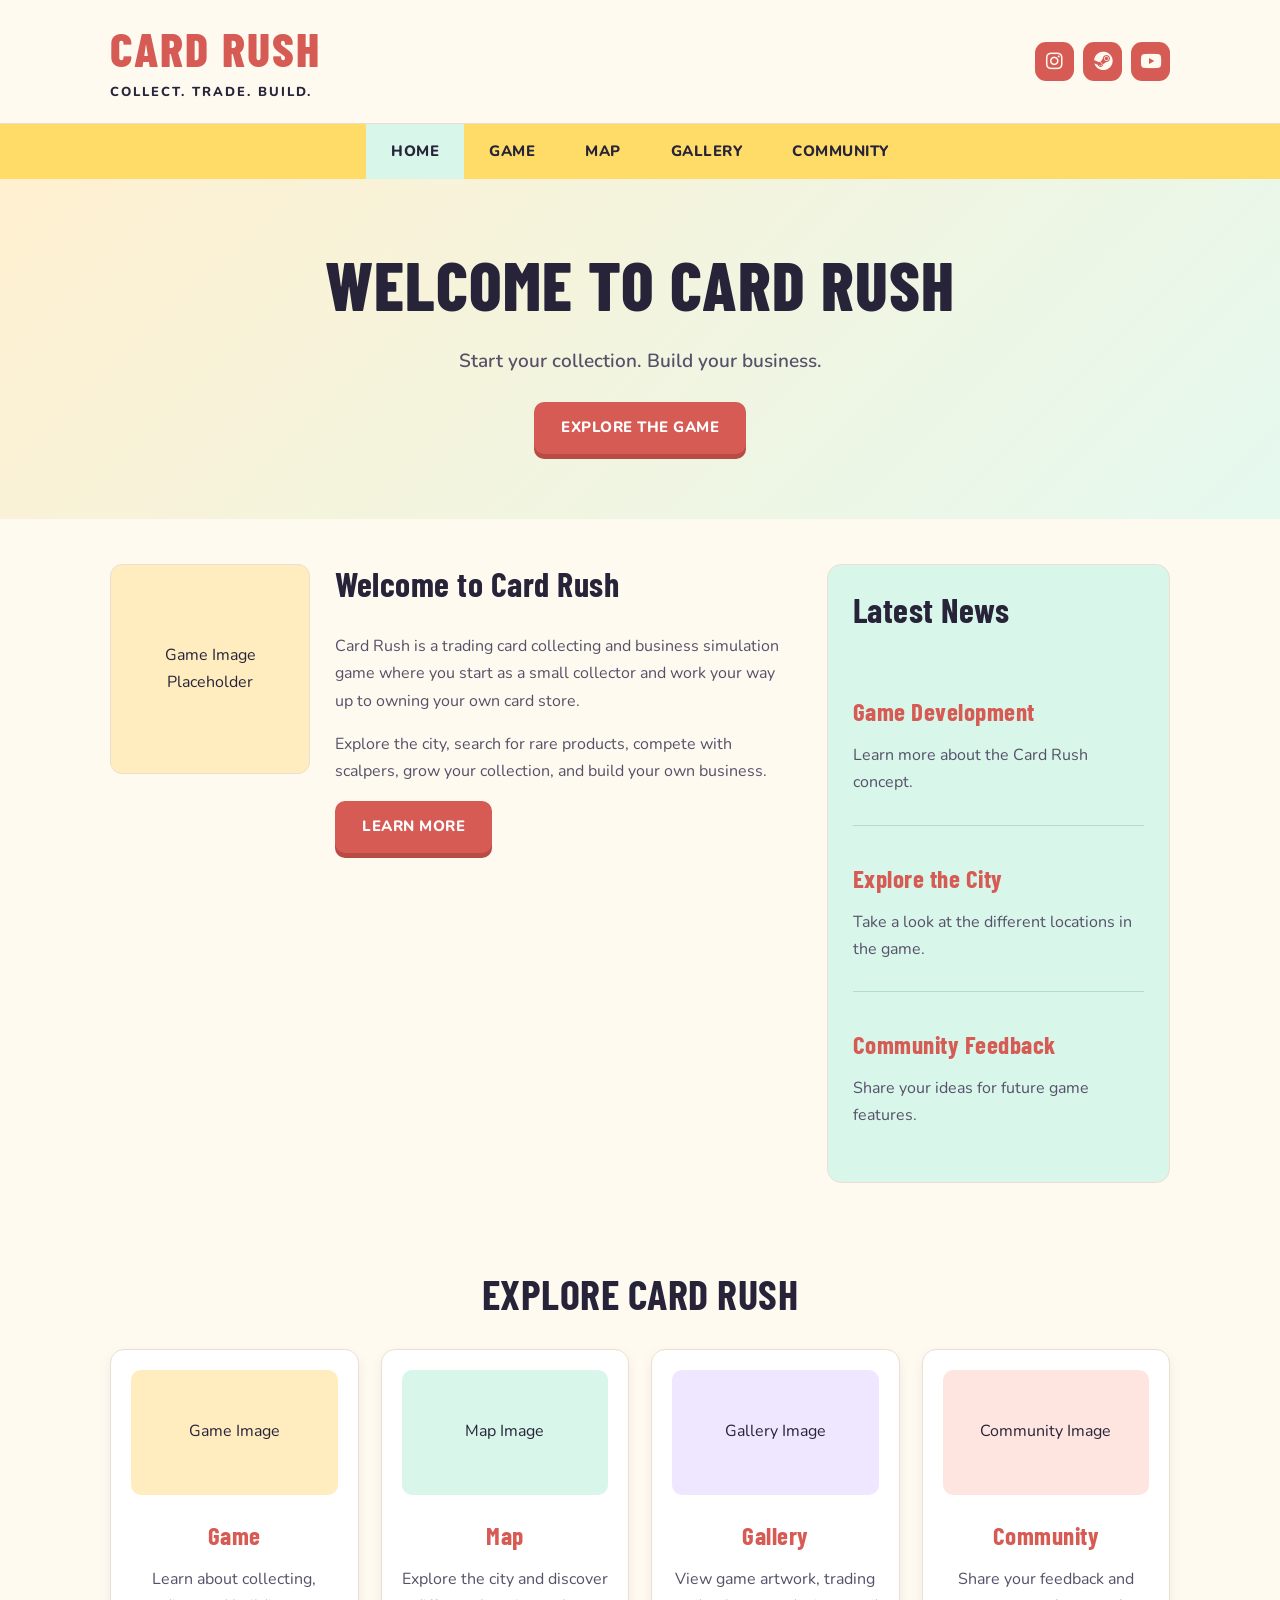
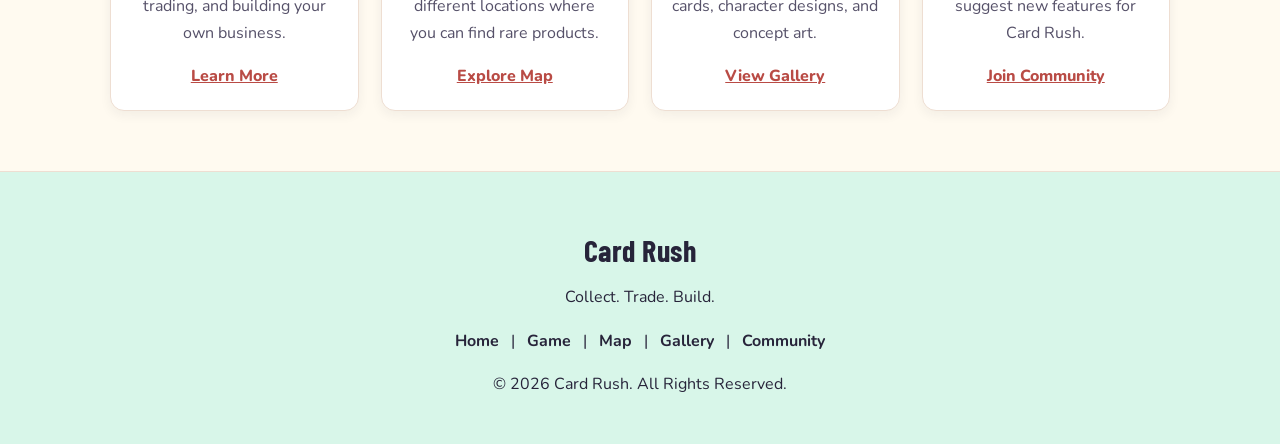
<file: index.html>
<!DOCTYPE html>
<html lang="en">

<head>
    <meta charset="UTF-8">
    <meta name="viewport" content="width=device-width, initial-scale=1.0">

    <meta name="description"
        content="Card Rush is a trading card collecting and business simulation game. Explore the city, collect cards, and build your own card store.">

    <title>Card Rush | Home</title>

    <!-- MAIN CSS FILE -->
    <link rel="stylesheet" href="style.css">

    <!-- FONT AWESOME SOCIAL MEDIA ICONS -->
    <link rel="stylesheet" href="https://cdnjs.cloudflare.com/ajax/libs/font-awesome/6.7.2/css/all.min.css">
</head>

<body>

    <!-- =====================================
         HEADER
         ===================================== -->

    <header>
        <div class="container header-content">

            <!-- WEBSITE LOGO -->
            <div class="logo">
                <h1>Card Rush</h1>
                <p>Collect. Trade. Build.</p>
            </div>

            <!-- SOCIAL MEDIA BUTTONS -->
            <div class="social-links">

                <!-- INSTAGRAM -->
                <a href="https://www.instagram.com/" target="_blank" rel="noopener noreferrer" aria-label="Instagram"
                    title="Instagram">
                    <i class="fa-brands fa-instagram" aria-hidden="true"></i>
                </a>

                <!-- STEAM -->
                <a href="https://store.steampowered.com/" target="_blank" rel="noopener noreferrer" aria-label="Steam"
                    title="Steam">
                    <i class="fa-brands fa-steam" aria-hidden="true"></i>
                </a>

                <!-- YOUTUBE -->
                <a href="https://www.youtube.com/" target="_blank" rel="noopener noreferrer" aria-label="YouTube"
                    title="YouTube">
                    <i class="fa-brands fa-youtube" aria-hidden="true"></i>
                </a>

            </div>

        </div>
    </header>


    <!-- =====================================
         NAVIGATION BAR
         ===================================== -->

    <nav>
        <ul>
            <li>
                <a href="index.html" class="active">
                    Home
                </a>
            </li>

            <li>
                <a href="game.html">
                    Game
                </a>
            </li>

            <li>
                <a href="map.html">
                    Map
                </a>
            </li>

            <li>
                <a href="gallery.html">
                    Gallery
                </a>
            </li>

            <li>
                <a href="community.html">
                    Community
                </a>
            </li>
        </ul>
    </nav>


    <!-- =====================================
         HERO BANNER
         ===================================== -->

    <section class="hero">
        <div>

            <h2>Welcome to Card Rush</h2>

            <p>
                Start your collection.
                Build your business.
            </p>

            <a href="game.html" class="button">
                Explore the Game
            </a>

        </div>
    </section>


    <!-- =====================================
         MAIN CONTENT
         ===================================== -->

    <main class="container main-content">

        <!-- WELCOME SECTION -->
        <section class="welcome">

            <!-- GAME IMAGE -->
            <div class="game-image">
                Game Image Placeholder
            </div>

            <!-- GAME DESCRIPTION -->
            <div>

                <h2>Welcome to Card Rush</h2>

                <p>
                    Card Rush is a trading card collecting
                    and business simulation game where you
                    start as a small collector and work
                    your way up to owning your own
                    card store.
                </p>

                <p>
                    Explore the city, search for rare
                    products, compete with scalpers,
                    grow your collection, and build
                    your own business.
                </p>

                <a href="game.html" class="button">
                    Learn More
                </a>

            </div>

        </section>


        <!-- =====================================
             LATEST NEWS
             ===================================== -->

        <aside class="news">

            <h2>Latest News</h2>

            <!-- NEWS ITEM 1 -->
            <div class="news-item">
                <h3>Game Development</h3>

                <p>
                    Learn more about the
                    Card Rush concept.
                </p>
            </div>

            <!-- NEWS ITEM 2 -->
            <div class="news-item">
                <h3>Explore the City</h3>

                <p>
                    Take a look at the different
                    locations in the game.
                </p>
            </div>

            <!-- NEWS ITEM 3 -->
            <div class="news-item">
                <h3>Community Feedback</h3>

                <p>
                    Share your ideas for
                    future game features.
                </p>
            </div>

        </aside>

    </main>


    <!-- =====================================
         FEATURE CARDS
         ===================================== -->

    <section class="container features">

        <h2>Explore Card Rush</h2>

        <div class="feature-grid">

            <!-- GAME CARD -->
            <article class="feature-card">

                <div class="feature-image">
                    Game Image
                </div>

                <h3>Game</h3>

                <p>
                    Learn about collecting,
                    trading, and building
                    your own business.
                </p>

                <a href="game.html">
                    Learn More
                </a>

            </article>


            <!-- MAP CARD -->
            <article class="feature-card">

                <div class="feature-image">
                    Map Image
                </div>

                <h3>Map</h3>

                <p>
                    Explore the city and discover
                    different locations where
                    you can find rare products.
                </p>

                <a href="map.html">
                    Explore Map
                </a>

            </article>


            <!-- GALLERY CARD -->
            <article class="feature-card">

                <div class="feature-image">
                    Gallery Image
                </div>

                <h3>Gallery</h3>

                <p>
                    View game artwork,
                    trading cards, character
                    designs, and concept art.
                </p>

                <a href="gallery.html">
                    View Gallery
                </a>

            </article>


            <!-- COMMUNITY CARD -->
            <article class="feature-card">

                <div class="feature-image">
                    Community Image
                </div>

                <h3>Community</h3>

                <p>
                    Share your feedback and
                    suggest new features
                    for Card Rush.
                </p>

                <a href="community.html">
                    Join Community
                </a>

            </article>

        </div>

    </section>


    <!-- =====================================
         FOOTER
         ===================================== -->

    <footer>

        <div class="container">

            <h3>Card Rush</h3>

            <p>
                Collect. Trade. Build.
            </p>

            <!-- FOOTER NAVIGATION -->
            <p>
                <a href="index.html">Home</a> |

                <a href="game.html">Game</a> |

                <a href="map.html">Map</a> |

                <a href="gallery.html">Gallery</a> |

                <a href="community.html">Community</a>
            </p>

            <!-- COPYRIGHT -->
            <p>
                &copy; 2026 Card Rush.
                All Rights Reserved.
            </p>

        </div>

    </footer>

</body>

</html>
</file>
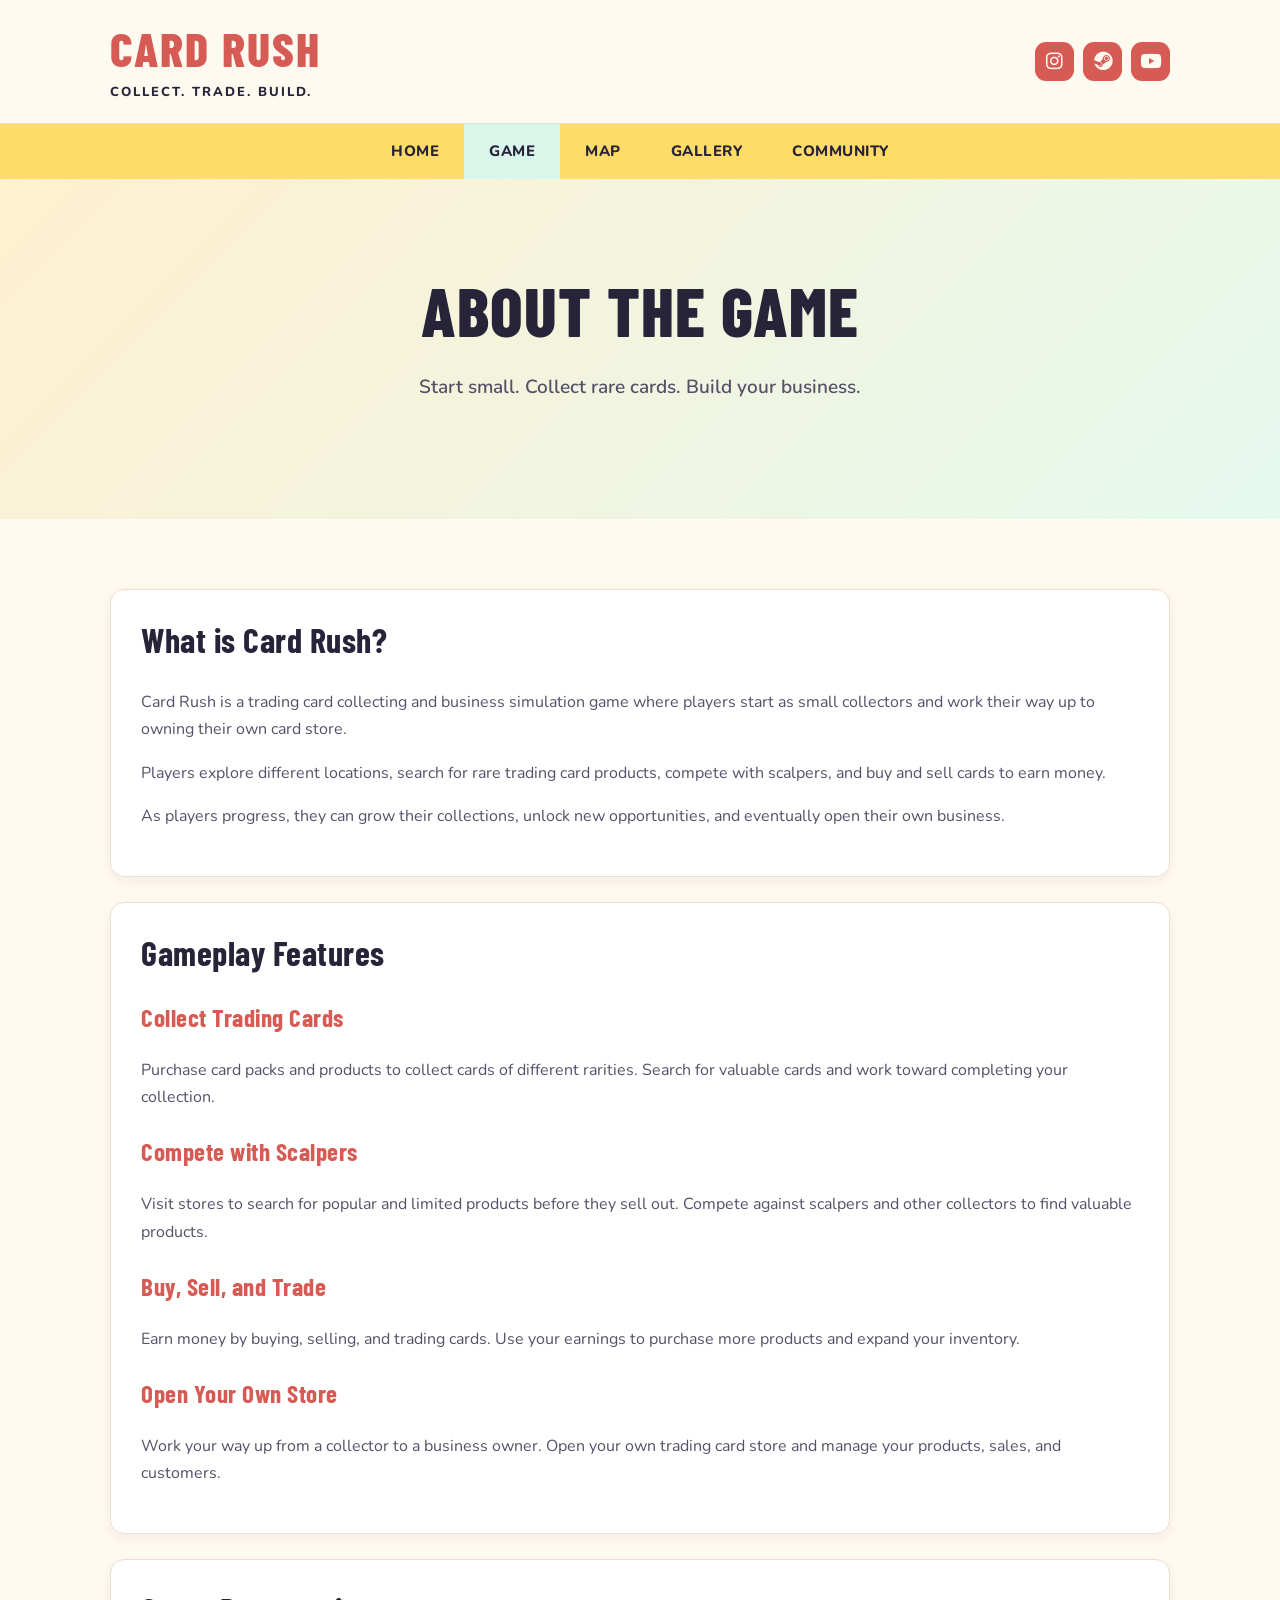
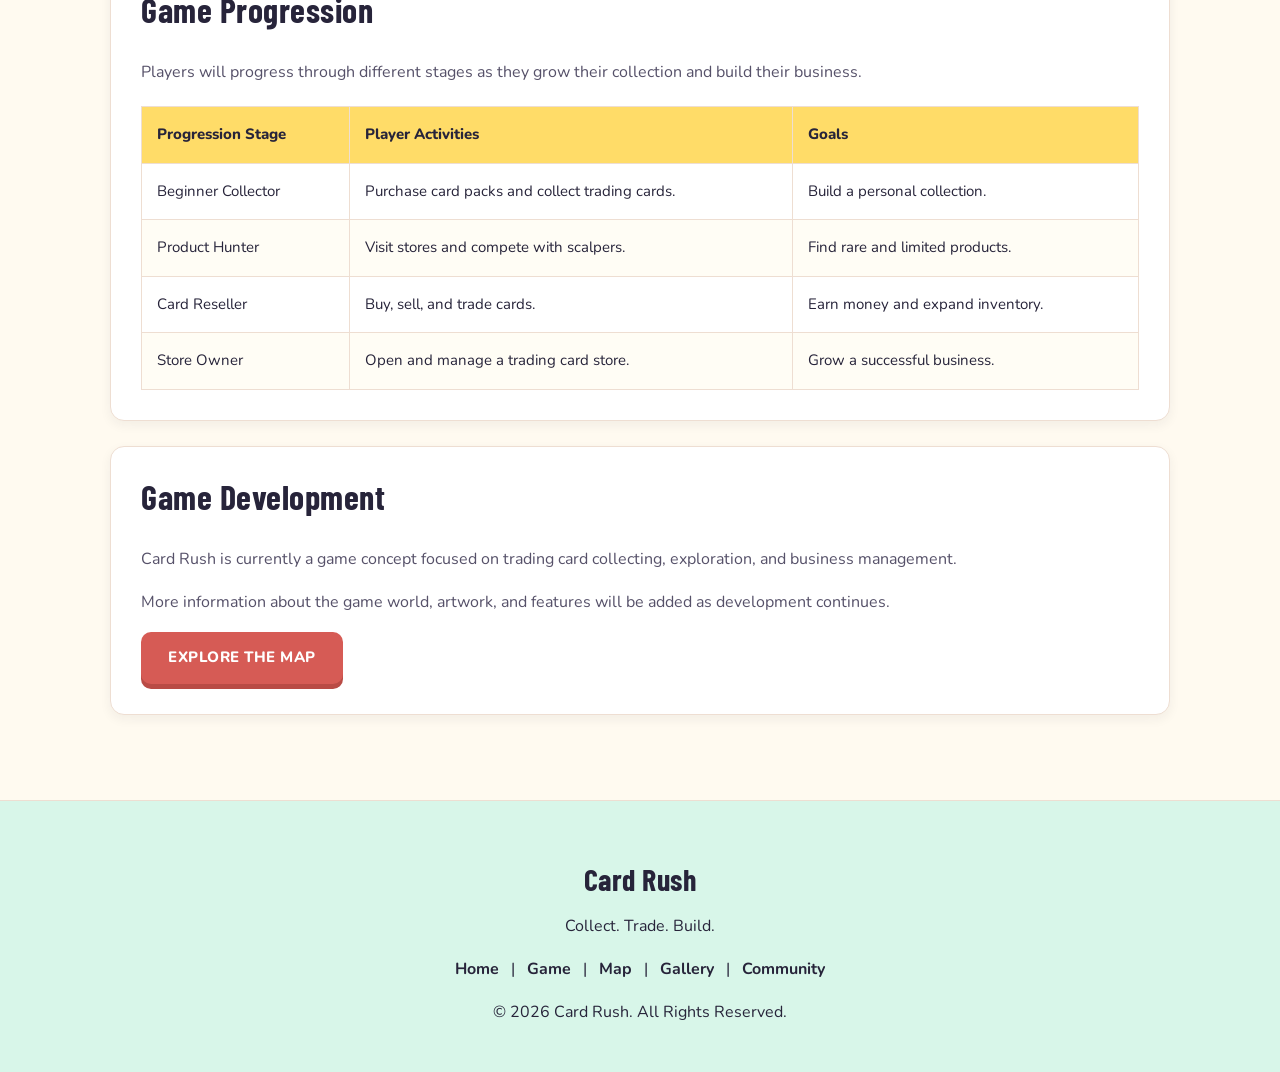
<file: game.html>
<!DOCTYPE html>
<html lang="en">

<head>
    <meta charset="UTF-8">
    <meta name="viewport" content="width=device-width, initial-scale=1.0">

    <meta name="description"
        content="Learn about Card Rush gameplay, collecting cards, trading, and building your own card store.">

    <title>Card Rush | Game</title>

    <!-- MAIN CSS -->
    <link rel="stylesheet" href="style.css">

    <!-- SOCIAL MEDIA ICONS -->
    <link rel="stylesheet" href="https://cdnjs.cloudflare.com/ajax/libs/font-awesome/6.7.2/css/all.min.css">
</head>

<body>

    <!-- HEADER -->
    <header>
        <div class="container header-content">

            <!-- WEBSITE LOGO -->
            <div class="logo">
                <h1>Card Rush</h1>
                <p>Collect. Trade. Build.</p>
            </div>

            <!-- SOCIAL MEDIA BUTTONS -->
            <div class="social-links">

                <!-- INSTAGRAM -->
                <a href="https://www.instagram.com/" target="_blank" rel="noopener noreferrer" aria-label="Instagram"
                    title="Instagram">
                    <i class="fa-brands fa-instagram" aria-hidden="true"></i>
                </a>

                <!-- STEAM -->
                <a href="https://store.steampowered.com/" target="_blank" rel="noopener noreferrer" aria-label="Steam"
                    title="Steam">
                    <i class="fa-brands fa-steam" aria-hidden="true"></i>
                </a>

                <!-- YOUTUBE -->
                <a href="https://www.youtube.com/" target="_blank" rel="noopener noreferrer" aria-label="YouTube"
                    title="YouTube">
                    <i class="fa-brands fa-youtube" aria-hidden="true"></i>
                </a>

            </div>
        </div>
    </header>

    <!-- NAVIGATION -->
    <nav>
        <ul>
            <li>
                <a href="index.html">Home</a>
            </li>

            <li>
                <a href="game.html" class="active">Game</a>
            </li>

            <li>
                <a href="map.html">Map</a>
            </li>

            <li>
                <a href="gallery.html">Gallery</a>
            </li>

            <li>
                <a href="community.html">Community</a>
            </li>
        </ul>
    </nav>

    <!-- GAME BANNER -->
    <section class="hero">
        <div>
            <h2>About the Game</h2>

            <p>
                Start small. Collect rare cards.
                Build your business.
            </p>
        </div>
    </section>

    <!-- MAIN CONTENT -->
    <main class="container page-content">

        <!-- GAME INTRODUCTION -->
        <section class="info-section">
            <h2>What is Card Rush?</h2>

            <p>
                Card Rush is a trading card collecting
                and business simulation game where players
                start as small collectors and work their
                way up to owning their own card store.
            </p>

            <p>
                Players explore different locations,
                search for rare trading card products,
                compete with scalpers, and buy and sell
                cards to earn money.
            </p>

            <p>
                As players progress, they can grow their
                collections, unlock new opportunities,
                and eventually open their own business.
            </p>
        </section>

        <!-- GAMEPLAY FEATURES -->
        <section class="info-section">

            <h2>Gameplay Features</h2>

            <h3>Collect Trading Cards</h3>
            <p>
                Purchase card packs and products to
                collect cards of different rarities.
                Search for valuable cards and work
                toward completing your collection.
            </p>

            <h3>Compete with Scalpers</h3>
            <p>
                Visit stores to search for popular
                and limited products before they
                sell out. Compete against scalpers
                and other collectors to find
                valuable products.
            </p>

            <h3>Buy, Sell, and Trade</h3>
            <p>
                Earn money by buying, selling, and
                trading cards. Use your earnings
                to purchase more products and
                expand your inventory.
            </p>

            <h3>Open Your Own Store</h3>
            <p>
                Work your way up from a collector
                to a business owner. Open your own
                trading card store and manage
                your products, sales, and customers.
            </p>

        </section>

        <!-- GAME PROGRESSION TABLE -->
        <section class="info-section">

            <h2>Game Progression</h2>

            <p>
                Players will progress through different
                stages as they grow their collection
                and build their business.
            </p>

            <table class="progression-table">

                <thead>
                    <tr>
                        <th scope="col">Progression Stage</th>
                        <th scope="col">Player Activities</th>
                        <th scope="col">Goals</th>
                    </tr>
                </thead>

                <tbody>

                    <tr>
                        <td>Beginner Collector</td>
                        <td>
                            Purchase card packs and
                            collect trading cards.
                        </td>
                        <td>
                            Build a personal collection.
                        </td>
                    </tr>

                    <tr>
                        <td>Product Hunter</td>
                        <td>
                            Visit stores and compete
                            with scalpers.
                        </td>
                        <td>
                            Find rare and limited products.
                        </td>
                    </tr>

                    <tr>
                        <td>Card Reseller</td>
                        <td>
                            Buy, sell, and trade cards.
                        </td>
                        <td>
                            Earn money and expand inventory.
                        </td>
                    </tr>

                    <tr>
                        <td>Store Owner</td>
                        <td>
                            Open and manage a trading
                            card store.
                        </td>
                        <td>
                            Grow a successful business.
                        </td>
                    </tr>

                </tbody>

            </table>
        </section>

        <!-- GAME DEVELOPMENT -->
        <section class="info-section">

            <h2>Game Development</h2>

            <p>
                Card Rush is currently a game concept
                focused on trading card collecting,
                exploration, and business management.
            </p>

            <p>
                More information about the game world,
                artwork, and features will be added
                as development continues.
            </p>

            <a href="map.html" class="button">
                Explore the Map
            </a>

        </section>

    </main>

    <!-- FOOTER -->
    <footer>
        <div class="container">

            <h3>Card Rush</h3>

            <p>Collect. Trade. Build.</p>

            <!-- FOOTER NAVIGATION -->
            <p>
                <a href="index.html">Home</a> |
                <a href="game.html">Game</a> |
                <a href="map.html">Map</a> |
                <a href="gallery.html">Gallery</a> |
                <a href="community.html">Community</a>
            </p>

            <p>
                &copy; 2026 Card Rush.
                All Rights Reserved.
            </p>

        </div>
    </footer>

</body>

</html>
</file>
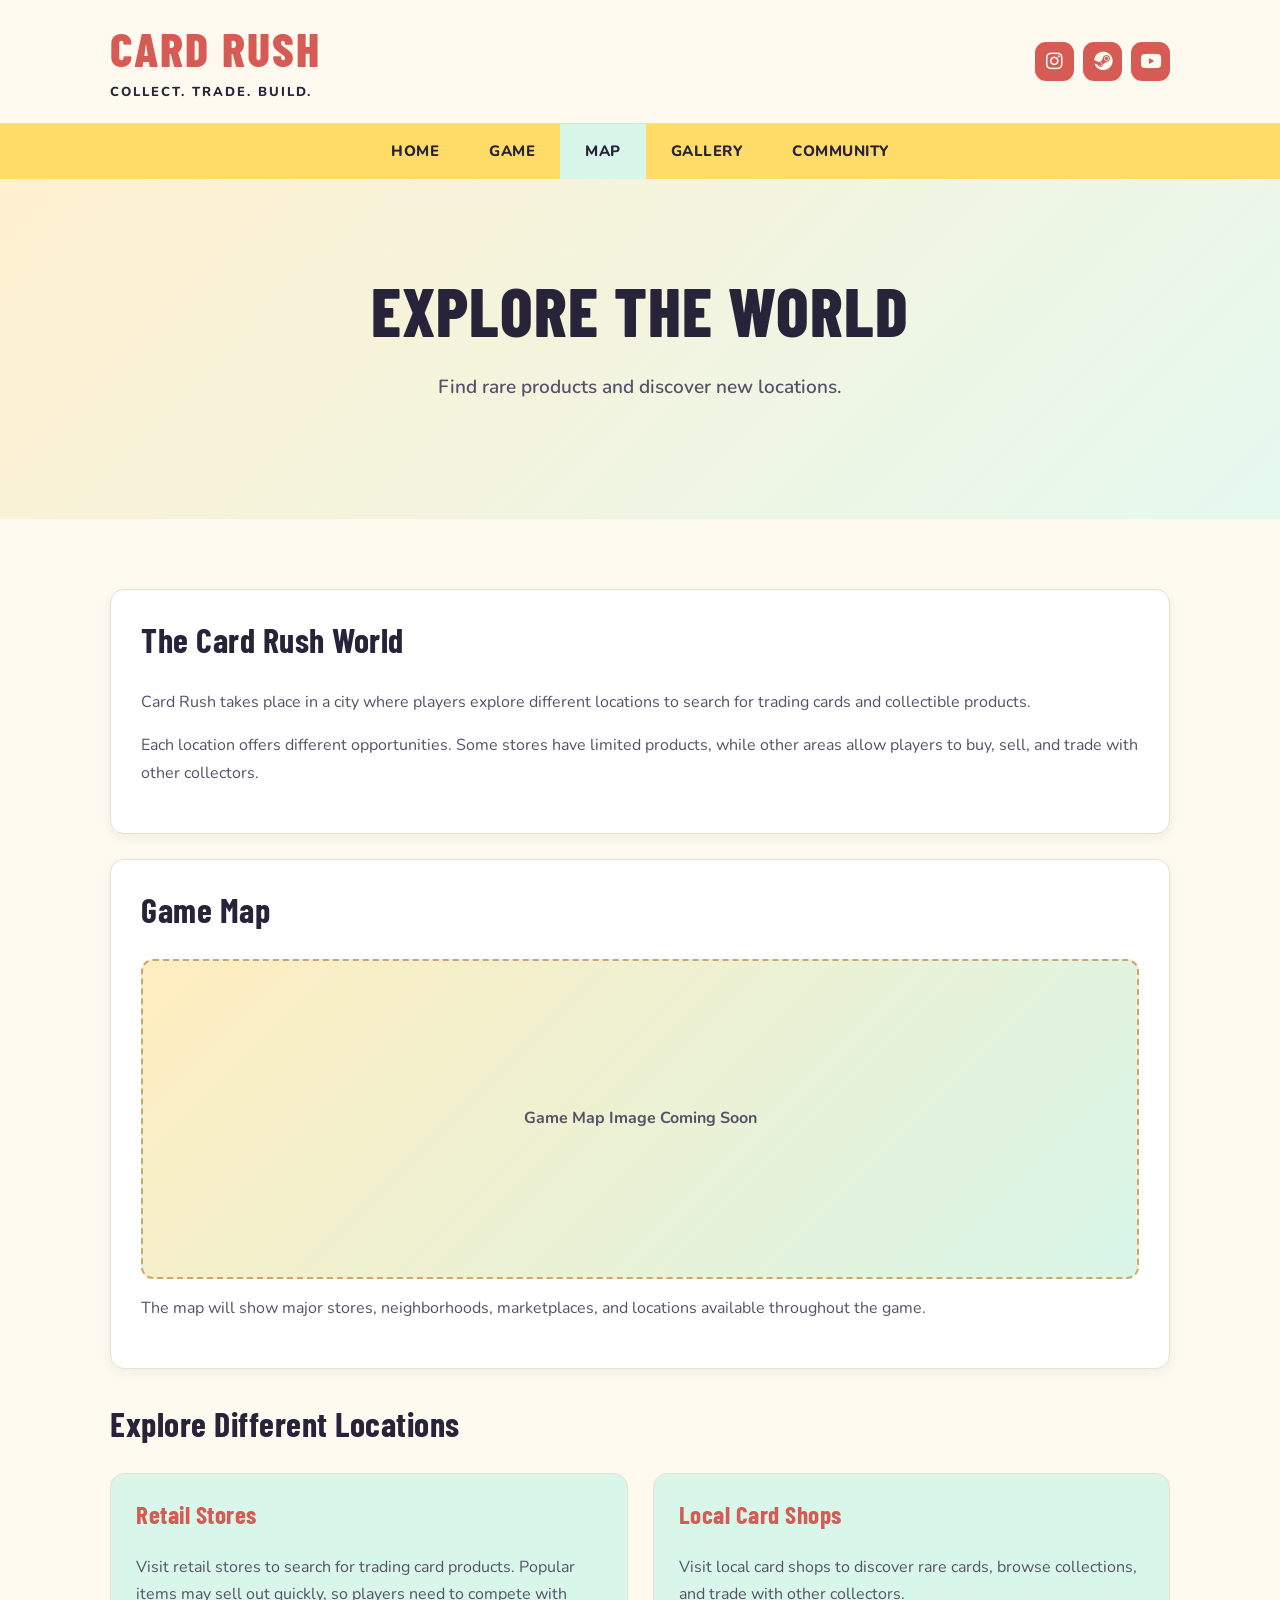
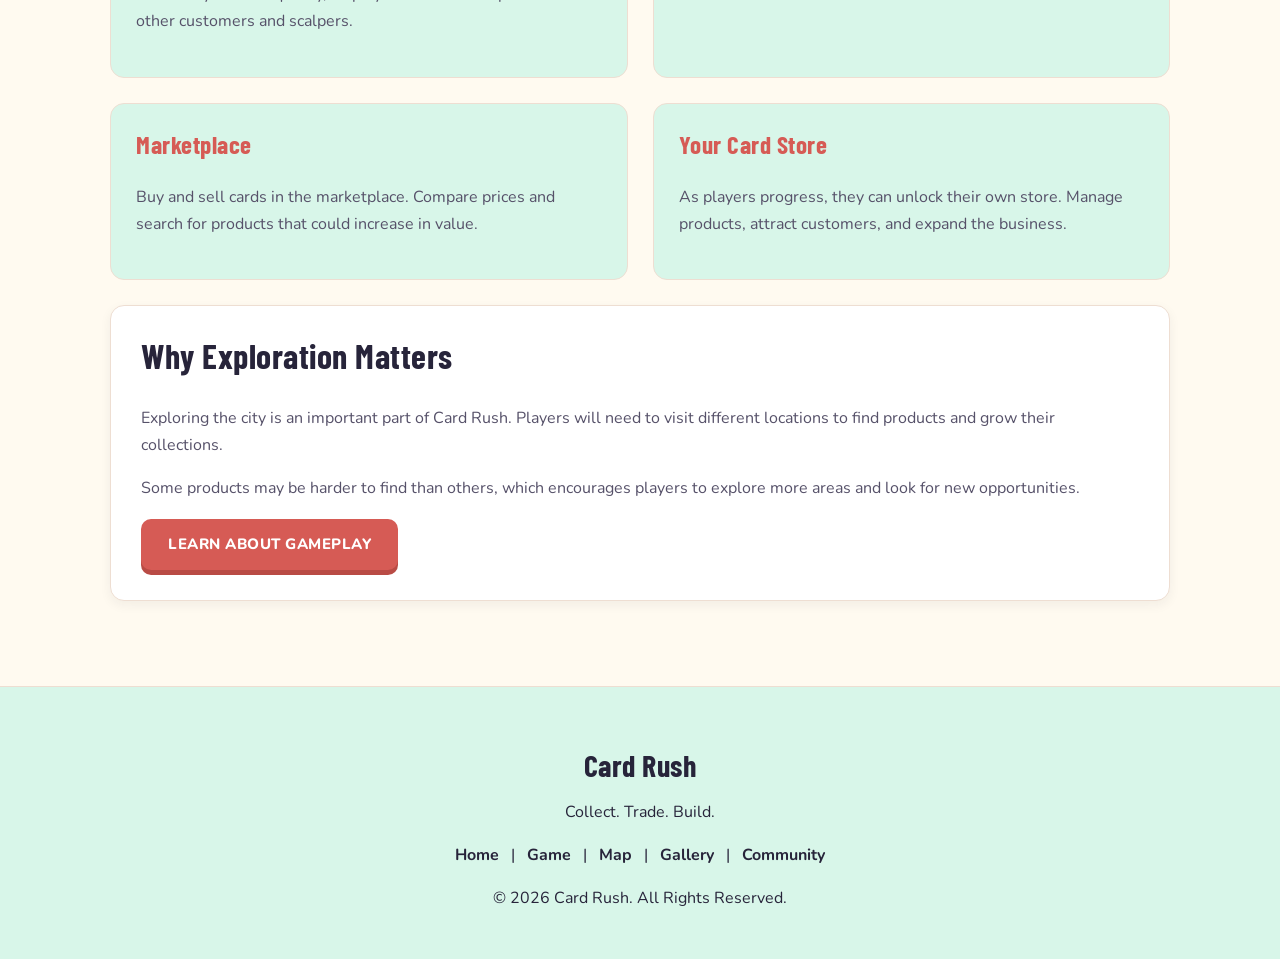
<file: map.html>
<!DOCTYPE html>
<html lang="en">

<head>
    <meta charset="UTF-8">
    <meta name="viewport" content="width=device-width, initial-scale=1.0">

    <meta name="description"
        content="Explore the Card Rush game world, card shops, marketplaces, and collectible trading card locations.">

    <title>Card Rush | Map</title>

    <!-- MAIN CSS -->
    <link rel="stylesheet" href="style.css">

    <!-- SOCIAL MEDIA ICONS -->
    <link rel="stylesheet" href="https://cdnjs.cloudflare.com/ajax/libs/font-awesome/6.7.2/css/all.min.css">
</head>

<body>

    <!-- HEADER -->
    <header>
        <div class="container header-content">

            <!-- WEBSITE LOGO -->
            <div class="logo">
                <h1>Card Rush</h1>
                <p>Collect. Trade. Build.</p>
            </div>

            <!-- SOCIAL MEDIA BUTTONS -->
            <div class="social-links">

                <!-- INSTAGRAM -->
                <a href="https://www.instagram.com/" target="_blank" rel="noopener noreferrer" aria-label="Instagram"
                    title="Instagram">
                    <i class="fa-brands fa-instagram" aria-hidden="true"></i>
                </a>

                <!-- STEAM -->
                <a href="https://store.steampowered.com/" target="_blank" rel="noopener noreferrer" aria-label="Steam"
                    title="Steam">
                    <i class="fa-brands fa-steam" aria-hidden="true"></i>
                </a>

                <!-- YOUTUBE -->
                <a href="https://www.youtube.com/" target="_blank" rel="noopener noreferrer" aria-label="YouTube"
                    title="YouTube">
                    <i class="fa-brands fa-youtube" aria-hidden="true"></i>
                </a>

            </div>

        </div>
    </header>

    <!-- NAVIGATION -->
    <nav>
        <ul>
            <li>
                <a href="index.html">Home</a>
            </li>

            <li>
                <a href="game.html">Game</a>
            </li>

            <li>
                <a href="map.html" class="active">Map</a>
            </li>

            <li>
                <a href="gallery.html">Gallery</a>
            </li>

            <li>
                <a href="community.html">Community</a>
            </li>
        </ul>
    </nav>

    <!-- MAP BANNER -->
    <section class="hero">
        <div>

            <h2>Explore the World</h2>

            <p>
                Find rare products and
                discover new locations.
            </p>

        </div>
    </section>

    <!-- MAIN CONTENT -->
    <main class="container page-content">

        <!-- MAP INTRODUCTION -->
        <section class="info-section">

            <h2>The Card Rush World</h2>

            <p>
                Card Rush takes place in a city
                where players explore different
                locations to search for trading
                cards and collectible products.
            </p>

            <p>
                Each location offers different
                opportunities. Some stores have
                limited products, while other
                areas allow players to buy,
                sell, and trade with other
                collectors.
            </p>

        </section>

        <!-- GAME MAP -->
        <section class="info-section">

            <h2>Game Map</h2>

            <div class="map-placeholder">
                Game Map Image Coming Soon
            </div>

            <p>
                The map will show major stores,
                neighborhoods, marketplaces,
                and locations available
                throughout the game.
            </p>

        </section>

        <!-- GAME LOCATIONS -->
        <section>

            <h2>Explore Different Locations</h2>

            <div class="location-grid">

                <!-- RETAIL STORES -->
                <article class="location-card">

                    <h3>Retail Stores</h3>

                    <p>
                        Visit retail stores to search
                        for trading card products.
                        Popular items may sell out
                        quickly, so players need
                        to compete with other
                        customers and scalpers.
                    </p>

                </article>

                <!-- LOCAL CARD SHOPS -->
                <article class="location-card">

                    <h3>Local Card Shops</h3>

                    <p>
                        Visit local card shops to
                        discover rare cards, browse
                        collections, and trade
                        with other collectors.
                    </p>

                </article>

                <!-- MARKETPLACE -->
                <article class="location-card">

                    <h3>Marketplace</h3>

                    <p>
                        Buy and sell cards in the
                        marketplace. Compare prices
                        and search for products
                        that could increase in value.
                    </p>

                </article>

                <!-- PLAYER CARD STORE -->
                <article class="location-card">

                    <h3>Your Card Store</h3>

                    <p>
                        As players progress, they
                        can unlock their own store.
                        Manage products, attract
                        customers, and expand
                        the business.
                    </p>

                </article>

            </div>

        </section>

        <!-- EXPLORATION INFORMATION -->
        <section class="info-section">

            <h2>Why Exploration Matters</h2>

            <p>
                Exploring the city is an important
                part of Card Rush. Players will
                need to visit different locations
                to find products and grow
                their collections.
            </p>

            <p>
                Some products may be harder
                to find than others, which
                encourages players to explore
                more areas and look for
                new opportunities.
            </p>

            <a href="game.html" class="button">
                Learn About Gameplay
            </a>

        </section>

    </main>

    <!-- FOOTER -->
    <footer>

        <div class="container">

            <h3>Card Rush</h3>

            <p>Collect. Trade. Build.</p>

            <!-- FOOTER NAVIGATION -->
            <p>
                <a href="index.html">Home</a> |
                <a href="game.html">Game</a> |
                <a href="map.html">Map</a> |
                <a href="gallery.html">Gallery</a> |
                <a href="community.html">Community</a>
            </p>

            <p>
                &copy; 2026 Card Rush.
                All Rights Reserved.
            </p>

        </div>

    </footer>

</body>

</html>
</file>
<file: style.css>
/* =====================================
   CARD RUSH WEBSITE
   COMPLETE CSS STYLESHEET
   ===================================== */

/* GOOGLE FONTS */
@import url('https://fonts.googleapis.com/css2?family=Barlow+Condensed:wght@500;600;700;800;900&family=Nunito:wght@400;500;600;700;800&display=swap');


/* =====================================
   GLOBAL COLOR VARIABLES
   ===================================== */

:root {

    /* MAIN WEBSITE COLORS */
    --text: #27243a;
    --background: #fffaf0;
    --primary: #ffdc68;
    --secondary: #d8f6e9;
    --accent: #d65b55;

    /* ORIGINAL TEXT SHADES */
    --text-50: #eae9fc;
    --text-100: #d4d2f9;
    --text-200: #a9a5f3;
    --text-300: #7e78ed;
    --text-400: #534be7;
    --text-500: #281fe0;
    --text-600: #2018b4;
    --text-700: #181287;
    --text-800: #100c5a;
    --text-900: #08062d;
    --text-950: #040316;

    /* ORIGINAL BACKGROUND SHADES */
    --background-50: #f6eff3;
    --background-100: #ecdfe8;
    --background-200: #dabed1;
    --background-300: #c79eb9;
    --background-400: #b57da2;
    --background-500: #a25d8b;
    --background-600: #824a6f;
    --background-700: #613853;
    --background-800: #412538;
    --background-900: #20131c;
    --background-950: #10090e;

    /* ORIGINAL PRIMARY SHADES */
    --primary-50: #fffae5;
    --primary-100: #fff6cc;
    --primary-200: #ffec99;
    --primary-300: #ffe366;
    --primary-400: #ffda33;
    --primary-500: #ffd000;
    --primary-600: #cca700;
    --primary-700: #997d00;
    --primary-800: #665300;
    --primary-900: #332a00;
    --primary-950: #1a1500;

    /* ORIGINAL SECONDARY SHADES */
    --secondary-50: #e6fffb;
    --secondary-100: #cdfef7;
    --secondary-200: #9afeef;
    --secondary-300: #68fde7;
    --secondary-400: #35fddf;
    --secondary-500: #03fcd7;
    --secondary-600: #02caac;
    --secondary-700: #029781;
    --secondary-800: #016556;
    --secondary-900: #01322b;
    --secondary-950: #001915;

    /* ORIGINAL ACCENT SHADES */
    --accent-50: #ffe5e5;
    --accent-100: #ffcccc;
    --accent-200: #ff9999;
    --accent-300: #ff6666;
    --accent-400: #ff3333;
    --accent-500: #ff0000;
    --accent-600: #cc0000;
    --accent-700: #990000;
    --accent-800: #660000;
    --accent-900: #330000;
    --accent-950: #1a0000;

    /* SOFT GAME COLORS */
    --soft-red: #d65b55;
    --soft-red-dark: #b94b45;
    --soft-yellow: #ffdc68;
    --soft-mint: #d8f6e9;
    --soft-cream: #fffaf0;
    --soft-dark: #27243a;
    --soft-border: #eeded2;
    --soft-gray: #565169;
}


/* =====================================
   GENERAL WEBSITE STYLING
   ===================================== */

* {
    box-sizing: border-box;
}

html {
    scroll-behavior: smooth;
}

body {
    margin: 0;
    font-family: 'Nunito', Arial, sans-serif;
    font-size: 16px;
    line-height: 1.7;
    background-color: var(--background);
    color: var(--text);
}

.container {
    max-width: 1100px;
    margin: 0 auto;
    padding: 0 20px;
}

/* HEADINGS */

h1,
h2,
h3 {
    font-family: 'Barlow Condensed', Arial, sans-serif;
    line-height: 1.2;
    letter-spacing: 0.5px;
}

h1 {
    font-size: 42px;
}

h2 {
    font-size: 34px;
}

h3 {
    font-size: 25px;
}

p {
    line-height: 1.7;
}

a {
    color: var(--soft-red-dark);
}

a:hover {
    color: var(--soft-dark);
}


/* =====================================
   HEADER
   ===================================== */

header {
    background-color: var(--soft-cream);
    padding: 20px 0;
    border-bottom: 1px solid var(--soft-border);
}

.header-content {
    display: flex;
    justify-content: space-between;
    align-items: center;
    gap: 20px;
}

.logo h1 {
    margin: 0;
    color: var(--soft-red);
    font-size: 48px;
    font-weight: 800;
    letter-spacing: 2px;
    text-transform: uppercase;
}

.logo p {
    margin: 3px 0 0;
    color: var(--soft-dark);
    font-size: 13px;
    font-weight: 800;
    letter-spacing: 2px;
    text-transform: uppercase;
}


/* =====================================
   SOCIAL MEDIA ICON BUTTONS
   ===================================== */

.social-links {
    display: flex;
    align-items: center;
    gap: 9px;
}

.social-links a {
    display: flex;
    align-items: center;
    justify-content: center;

    width: 39px;
    height: 39px;

    background-color: var(--soft-red);
    color: var(--soft-cream);

    border: none;
    border-radius: 11px;
    margin: 0;
    padding: 0;

    text-decoration: none;
    font-size: 19px;
    line-height: 1;

    transition: background-color 0.2s,
        color 0.2s,
        transform 0.2s;
}

.social-links a:hover {
    background-color: var(--soft-yellow);
    color: var(--soft-dark);
    transform: translateY(-2px);
}

.social-links a:focus-visible {
    outline: 2px solid var(--soft-dark);
    outline-offset: 3px;
}


/* =====================================
   NAVIGATION BAR
   ===================================== */

nav {
    background-color: var(--soft-yellow);
}

nav ul {
    display: flex;
    justify-content: center;
    flex-wrap: wrap;
    list-style: none;
    padding: 0;
    margin: 0;
}

nav a {
    display: block;
    padding: 15px 25px;
    color: var(--soft-dark);
    text-decoration: none;
    font-family: 'Nunito', sans-serif;
    font-size: 15px;
    font-weight: 800;
    text-transform: uppercase;
    letter-spacing: 0.5px;
    transition: background-color 0.2s;
}

nav a:hover,
nav a.active {
    background-color: var(--soft-mint);
    color: var(--soft-dark);
}


/* =====================================
   HERO BANNER
   ===================================== */

.hero {
    min-height: 340px;

    background: linear-gradient(135deg,
            #fff0d0,
            #e5f9ef);

    display: flex;
    align-items: center;
    justify-content: center;
    text-align: center;
    padding: 50px 20px;
}

.hero h2 {
    margin: 0 0 15px;
    color: var(--soft-dark);
    font-size: clamp(42px, 6vw, 68px);
    font-weight: 800;
    text-transform: uppercase;
    letter-spacing: 1px;
}

.hero p {
    color: var(--soft-gray);
    font-size: 19px;
    font-weight: 600;
    margin-bottom: 25px;
}


/* =====================================
   BUTTONS
   ===================================== */

.button {
    display: inline-block;
    background-color: var(--soft-red);
    color: white;
    padding: 13px 27px;
    border: none;
    border-radius: 10px;

    font-family: 'Nunito', sans-serif;
    font-size: 15px;
    font-weight: 800;
    text-decoration: none;
    text-transform: uppercase;
    letter-spacing: 0.5px;

    box-shadow: 0 5px 0 var(--soft-red-dark);
    transition: background-color 0.2s,
        transform 0.2s,
        box-shadow 0.2s;
}

.button:hover {
    background-color: #bc4e49;
    color: white;
    transform: translateY(2px);
    box-shadow: 0 3px 0 #a43d38;
}


/* =====================================
   MAIN CONTENT
   ===================================== */

.main-content {
    display: grid;
    grid-template-columns: 2fr 1fr;
    gap: 30px;
    padding-top: 45px;
    padding-bottom: 50px;
}


/* =====================================
   WELCOME SECTION
   ===================================== */

.welcome {
    display: flex;
    gap: 25px;
    align-items: flex-start;
}

.game-image {
    width: 200px;
    min-height: 210px;
    background-color: #ffedbf;
    border: 1px solid var(--soft-border);
    border-radius: 12px;

    display: flex;
    align-items: center;
    justify-content: center;
    text-align: center;
    flex-shrink: 0;
    padding: 15px;
}

.welcome h2 {
    margin-top: 0;
    color: var(--soft-dark);
}

.welcome p {
    color: var(--soft-gray);
}


/* =====================================
   LATEST NEWS
   ===================================== */

.news {
    background-color: var(--soft-mint);
    padding: 25px;
    border: 1px solid var(--soft-border);
    border-radius: 14px;
}

.news h2 {
    margin-top: 0;
    color: var(--soft-dark);
}

.news-item {
    border-bottom: 1px solid #b4dcca;
    padding: 12px 0;
}

.news-item:last-child {
    border-bottom: none;
}

.news-item h3 {
    margin-bottom: 5px;
    color: var(--soft-red);
}

.news-item p {
    color: var(--soft-gray);
}


/* =====================================
   FEATURE CARDS
   ===================================== */

.features {
    padding-bottom: 60px;
}

.features h2 {
    text-align: center;
    margin-bottom: 30px;
    color: var(--soft-dark);
    font-size: 42px;
    text-transform: uppercase;
}

.feature-grid {
    display: grid;
    grid-template-columns: repeat(4, 1fr);
    gap: 22px;
}

.feature-card {
    background-color: white;
    padding: 20px;
    text-align: center;
    border: 1px solid var(--soft-border);
    border-radius: 14px;

    box-shadow: 0 4px 12px rgba(39, 36, 58, 0.06);
    transition: transform 0.2s;
}

.feature-card:hover {
    transform: translateY(-4px);
}

.feature-image {
    height: 125px;
    background-color: #ffedbf;
    border: none;
    border-radius: 10px;

    display: flex;
    align-items: center;
    justify-content: center;
    margin-bottom: 15px;
    padding: 10px;
}

.feature-card:nth-child(2) .feature-image {
    background-color: var(--soft-mint);
}

.feature-card:nth-child(3) .feature-image {
    background-color: #eee7ff;
}

.feature-card:nth-child(4) .feature-image {
    background-color: #ffe5df;
}

.feature-card h3 {
    color: var(--soft-red);
    margin-bottom: 10px;
}

.feature-card p {
    color: var(--soft-gray);
}

.feature-card a {
    color: var(--soft-red-dark);
    font-weight: 800;
}

.feature-card a:hover {
    color: var(--soft-dark);
}


/* =====================================
   GAME AND MAP PAGE CONTENT
   ===================================== */

.page-content {
    padding-top: 45px;
    padding-bottom: 60px;
}

.page-content h2 {
    color: var(--soft-dark);
    margin-top: 35px;
}

.info-section {
    background-color: white;
    border: 1px solid var(--soft-border);
    border-radius: 14px;
    padding: 30px;
    margin: 25px 0;

    box-shadow: 0 4px 12px rgba(39, 36, 58, 0.06);
}

.info-section h2 {
    margin-top: 0;
    color: var(--soft-dark);
}

.info-section h3 {
    color: var(--soft-red);
}

.info-section p {
    color: var(--soft-gray);
}


/* =====================================
   GAME PROGRESSION TABLE
   ===================================== */

.progression-table {
    width: 100%;
    border-collapse: collapse;
    margin-top: 20px;
    font-size: 15px;
}

.progression-table th,
.progression-table td {
    border: 1px solid var(--soft-border);
    padding: 15px;
    text-align: left;
}

.progression-table th {
    background-color: var(--soft-yellow);
    color: var(--soft-dark);
    font-weight: 800;
}

.progression-table td {
    background-color: white;
    color: var(--soft-dark);
}

.progression-table tbody tr:nth-child(even) td {
    background-color: #fffdf5;
}

.progression-table tbody tr:hover td {
    background-color: var(--soft-mint);
}


/* =====================================
   MAP PAGE
   ===================================== */

.map-placeholder {
    height: 320px;

    background: linear-gradient(135deg,
            #ffedbf,
            #d8f6e9);

    border: 2px dashed #cda86c;
    border-radius: 12px;

    display: flex;
    align-items: center;
    justify-content: center;
    text-align: center;
    padding: 20px;

    color: var(--soft-gray);
    font-weight: 700;
}

.location-grid {
    display: grid;
    grid-template-columns: repeat(2, 1fr);
    gap: 25px;
    margin-top: 25px;
}

.location-card {
    background-color: var(--soft-mint);
    border: 1px solid var(--soft-border);
    border-radius: 14px;
    padding: 25px;
}

.location-card h3 {
    margin-top: 0;
    color: var(--soft-red);
}

.location-card p {
    color: var(--soft-gray);
}


/* =====================================
   GALLERY PAGE
   ===================================== */

.gallery-grid {
    display: grid;
    grid-template-columns: repeat(3, 1fr);
    gap: 25px;
    margin-top: 25px;
}

.gallery-card {
    background-color: white;
    border: 1px solid var(--soft-border);
    border-radius: 14px;
    padding: 18px;
    text-align: center;

    box-shadow: 0 4px 12px rgba(39, 36, 58, 0.06);
}

.gallery-card img {
    display: block;
    width: 100%;
    height: auto;
    border-radius: 10px;
}

.gallery-card h3 {
    color: var(--soft-red);
}


/* =====================================
   COMMUNITY PAGE
   ===================================== */

.feedback-form {
    background-color: white;
    border: 1px solid var(--soft-border);
    border-radius: 14px;
    padding: 30px;
    max-width: 650px;
    margin: 30px auto;

    box-shadow: 0 4px 12px rgba(39, 36, 58, 0.06);
}

.feedback-form label {
    display: block;
    margin-top: 15px;
    margin-bottom: 6px;
    font-weight: 800;
    color: var(--soft-dark);
}

.feedback-form input,
.feedback-form select,
.feedback-form textarea {
    width: 100%;
    padding: 12px;
    border: 1px solid #cfc8c5;
    border-radius: 8px;

    font-family: 'Nunito', sans-serif;
    font-size: 16px;
    background-color: white;
    color: var(--soft-dark);
}

.feedback-form input:focus,
.feedback-form select:focus,
.feedback-form textarea:focus {
    outline: 2px solid var(--soft-red);
    outline-offset: 2px;
}

.feedback-form textarea {
    min-height: 130px;
    resize: vertical;
}

.feedback-form button {
    background-color: var(--soft-red);
    color: white;
    border: none;
    border-radius: 10px;

    padding: 13px 27px;
    font-family: 'Nunito', sans-serif;
    font-size: 15px;
    font-weight: 800;
    cursor: pointer;
    margin-top: 20px;

    box-shadow: 0 4px 0 var(--soft-red-dark);
}

.feedback-form button:hover {
    background-color: #bc4e49;
}


/* =====================================
   FOOTER
   ===================================== */

footer {
    background-color: var(--soft-mint);
    padding: 30px 0;
    text-align: center;
    border-top: 1px solid var(--soft-border);
}

footer h3 {
    color: var(--soft-dark);
    font-size: 30px;
    margin-bottom: 5px;
}

footer p {
    color: var(--soft-dark);
}

footer a {
    color: var(--soft-dark);
    text-decoration: none;
    margin: 0 8px;
    font-weight: 700;
}

footer a:hover {
    color: var(--soft-red);
}


/* =====================================
   TABLET RESPONSIVE DESIGN
   ===================================== */

@media (max-width: 800px) {

    .main-content {
        grid-template-columns: 1fr;
    }

    .feature-grid,
    .location-grid,
    .gallery-grid {
        grid-template-columns: repeat(2, 1fr);
    }

    .welcome {
        flex-direction: column;
    }

    .game-image {
        width: 100%;
    }

    .header-content {
        flex-direction: column;
        text-align: center;
        gap: 15px;
    }

    .social-links {
        justify-content: center;
    }
}


/* =====================================
   MOBILE RESPONSIVE DESIGN
   ===================================== */

@media (max-width: 500px) {

    .feature-grid,
    .location-grid,
    .gallery-grid {
        grid-template-columns: 1fr;
    }

    .logo h1 {
        font-size: 40px;
    }

    .hero h2 {
        font-size: 42px;
    }

    .hero p {
        font-size: 17px;
    }

    nav a {
        padding: 12px 13px;
        font-size: 13px;
    }

    .social-links {
        gap: 8px;
    }

    .social-links a {
        width: 36px;
        height: 36px;
        font-size: 17px;
    }

    .info-section {
        padding: 18px;
    }

    .progression-table {
        font-size: 12px;
    }

    .progression-table th,
    .progression-table td {
        padding: 8px;
        overflow-wrap: anywhere;
    }

    .feedback-form {
        padding: 18px;
    }
}


/* =====================================
   ACCESSIBILITY
   ===================================== */

@media (prefers-reduced-motion: reduce) {

    html {
        scroll-behavior: auto;
    }

    .button,
    .feature-card,
    .social-links a {
        transition: none;
    }
}
</file>
